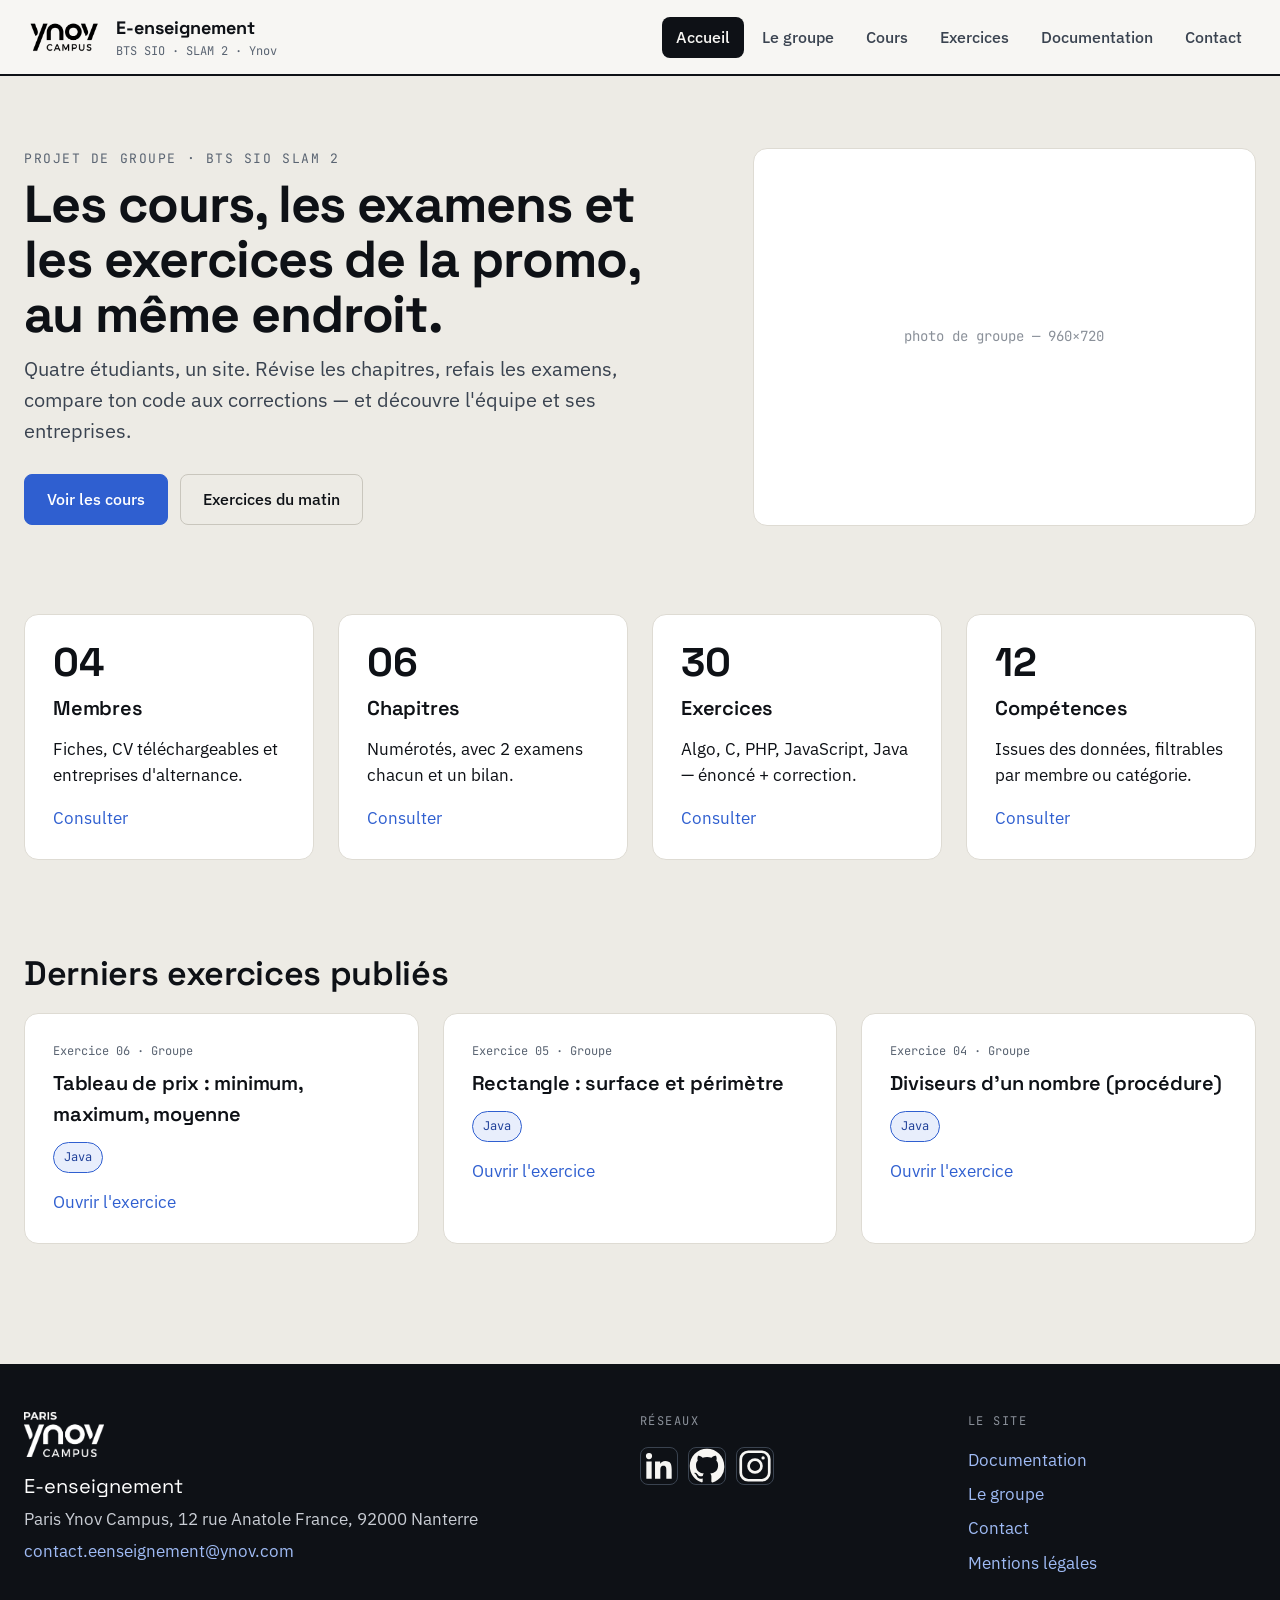
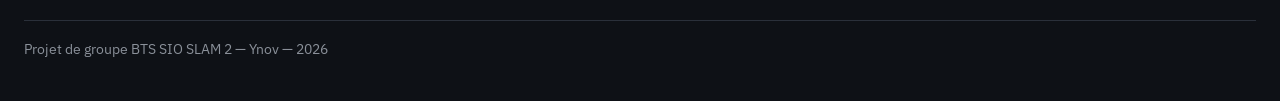
<file: index.html>
<!DOCTYPE html>
<html lang="fr">
<head>
<meta charset="utf-8">
<meta name="viewport" content="width=device-width, initial-scale=1">
<title>Accueil — __SITE_NOM__</title>
<meta name="description" content="Les cours, les examens et les exercices de la promo BTS SIO SLAM, au meme endroit.">
<link rel="preconnect" href="https://fonts.googleapis.com">
<link rel="preconnect" href="https://fonts.gstatic.com" crossorigin>
<link href="https://fonts.googleapis.com/css2?family=Space+Grotesk:wght@400;500;600;700&family=IBM+Plex+Sans:wght@400;500;600&family=JetBrains+Mono:wght@400;500&display=swap" rel="stylesheet">
<link rel="stylesheet" href="assets/css/style.css">
</head>
<body>

<a class="evitement" href="#contenu">Aller au contenu</a>

<header class="entete">
  <div class="conteneur entete__barre">
    <a class="logo" href="index.html">
      <!-- <span class="logo__marque">E<span class="logo__slash">/</span></span> -->
      <img src="assets/img/logo_ynov_campus_rvb.png" style="width: 80px;">
      <span class="logo__texte">
        <strong data-site="nom"></strong>
        <small>BTS SIO · SLAM 2 · Ynov</small>
      </span>
    </a>

    <button class="burger" type="button" aria-expanded="false" aria-controls="navigation" aria-label="Ouvrir le menu">
      <span></span><span></span><span></span>
    </button>

    <nav class="nav" id="navigation" aria-label="Navigation principale">
      <ul>
        <li><a href="index.html" class="actif" aria-current="page">Accueil</a></li>
        <li><a href="groupe.html">Le groupe</a></li>
        <li><a href="cours.html">Cours</a></li>
        <li><a href="exercices.html">Exercices</a></li>
        <li><a href="documentation.html">Documentation</a></li>
        <li><a href="contact.html">Contact</a></li>
      </ul>
    </nav>
  </div>
</header>

<main id="contenu">

<section class="hero">
  <div class="conteneur hero__grille">
    <div>
      <p class="surtitre">Projet de groupe · BTS SIO SLAM 2</p>
      <h1>Les cours, les examens et les exercices de la promo, au même endroit.</h1>
      <p class="intro">
        Quatre étudiants, un site. Révise les chapitres, refais les examens,
        compare ton code aux corrections — et découvre l'équipe et ses entreprises.
      </p>
      <div class="hero__actions">
        <a class="bouton" href="cours.html">Voir les cours</a>
        <a class="bouton bouton--secondaire" href="exercices.html">Exercices du matin</a>
      </div>
    </div>
    <div class="hero__visuel">photo de groupe — 960×720</div>
  </div>
</section>

<section class="section--serre">
  <div class="conteneur grille grille--4" id="chiffres">
    <!-- rempli en JS -->
  </div>
</section>

<section class="section">
  <div class="conteneur">
    <h2>Derniers exercices publiés</h2>
    <div id="derniers-exercices" class="grille grille--3">
      <!-- rempli en JS -->
    </div>
  </div>
</section>

</main>

<footer class="pied">
  <div class="conteneur pied__grille">

    <div>
      <!-- <span class="logo__marque logo__marque--clair">E<span class="logo__slash">/</span></span> -->
      <img src="assets/img/171be2a682f9-logo_ynov_campus_paris_white.png" style="width: 80px;" alt="">
      <p class="pied__nom" data-site="nom"></p>
      <p class="pied__adresse" data-site="adresse"></p>
      <p><a href="#" data-site="mail"></a></p>
    </div>

    <div>
      <p class="pied__titre">Réseaux</p>
      <ul class="reseaux">
        <li><a href="https://www.linkedin.com/school/ynov-paris/" data-site="linkedin" target="_blank" rel="noopener noreferrer" aria-label="LinkedIn">
          <img src="assets/img/linkedin-svgrepo-com.svg" style="width: 80px;">
        </a></li>
        <li><a href="https://github.com/misclalawens2021-beep/site-enseignement" data-site="github" target="_blank" rel="noopener noreferrer" aria-label="GitHub">
          <img src="assets/img/github-142-svgrepo-com.svg" style="width: 80px;">
        </a></li>
        <li><a href="https://www.instagram.com/ynovparis/" data-site="instagram" target="_blank" rel="noopener noreferrer" aria-label="Instagram">
          <img src="assets/img/instagram-svgrepo-com.svg" style="width: 80px;">
        </a></li>
      </ul>
    </div>

    <div>
      <p class="pied__titre">Le site</p>
      <ul class="pied__liens">
        <li><a href="documentation.html">Documentation</a></li>
        <li><a href="groupe.html">Le groupe</a></li>
        <li><a href="contact.html">Contact</a></li>
        <li><a href="mentions.html">Mentions légales</a></li>
      </ul>
    </div>

  </div>
  <div class="conteneur pied__bas">
    <p>Projet de groupe BTS SIO SLAM 2 — Ynov — <span id="annee"></span></p>
  </div>
</footer>

<script src="assets/js/commun.js"></script>
<script src="assets/js/index.js"></script>
</body>
</html>
</file>
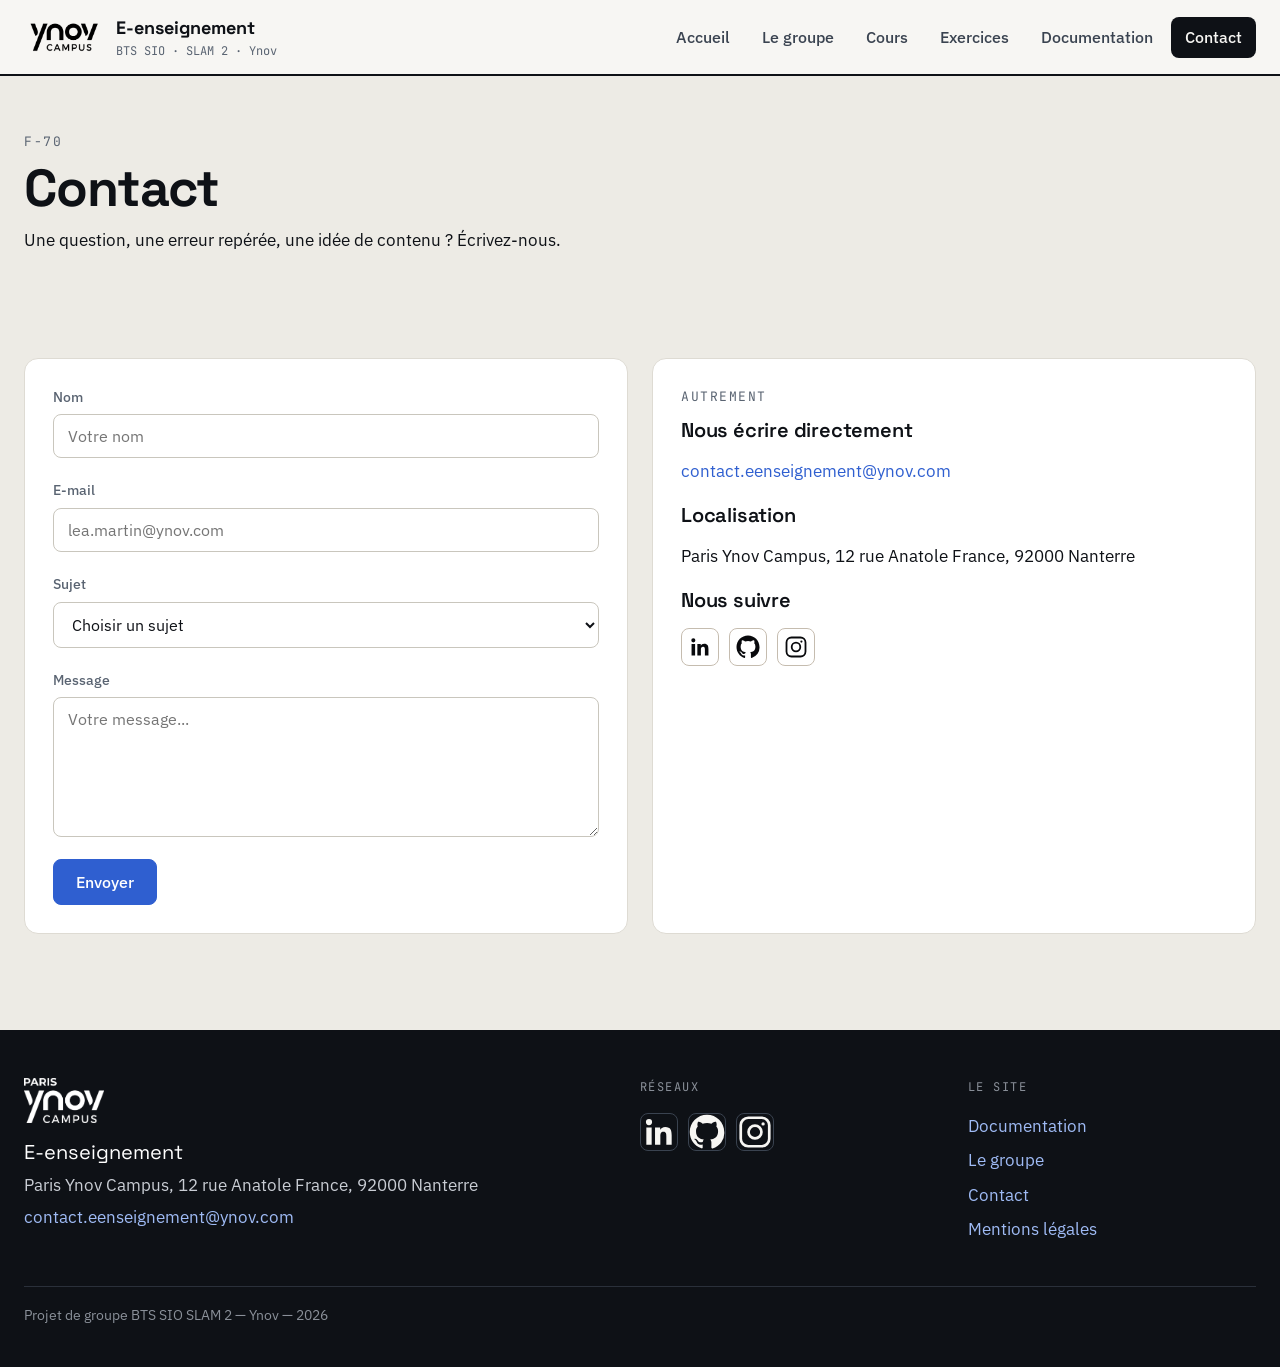
<file: contact.html>
<!DOCTYPE html>
<html lang="fr">
<head>
<meta charset="utf-8">
<meta name="viewport" content="width=device-width, initial-scale=1">
<title>Contact — __SITE_NOM__</title>
<meta name="description" content="Les cours, les examens et les exercices de la promo BTS SIO SLAM, au meme endroit.">
<link rel="preconnect" href="https://fonts.googleapis.com">
<link rel="preconnect" href="https://fonts.gstatic.com" crossorigin>
<link href="https://fonts.googleapis.com/css2?family=Space+Grotesk:wght@400;500;600;700&family=IBM+Plex+Sans:wght@400;500;600&family=JetBrains+Mono:wght@400;500&display=swap" rel="stylesheet">
<link rel="stylesheet" href="assets/css/style.css">
</head>
<body>

<a class="evitement" href="#contenu">Aller au contenu</a>

<header class="entete">
  <div class="conteneur entete__barre">
    <a class="logo" href="index.html">
      <!-- <span class="logo__marque">E<span class="logo__slash">/</span></span> -->
      <img src="assets/img/logo_ynov_campus_rvb.png" style="width: 80px;">
      <span class="logo__texte">
        <strong data-site="nom"></strong>
        <small>BTS SIO · SLAM 2 · Ynov</small>
      </span>
    </a>

    <button class="burger" type="button" aria-expanded="false" aria-controls="navigation" aria-label="Ouvrir le menu">
      <span></span><span></span><span></span>
    </button>

    <nav class="nav" id="navigation" aria-label="Navigation principale">
      <ul>
        <li><a href="index.html">Accueil</a></li>
        <li><a href="groupe.html">Le groupe</a></li>
        <li><a href="cours.html">Cours</a></li>
        <li><a href="exercices.html">Exercices</a></li>
        <li><a href="documentation.html">Documentation</a></li>
        <li><a href="contact.html" class="actif" aria-current="page">Contact</a></li>
      </ul>
    </nav>
  </div>
</header>

<main id="contenu">

<section class="section">
  <div class="conteneur">
    <p class="surtitre">F-70</p>
    <h1>Contact</h1>
    <p class="intro">Une question, une erreur repérée, une idée de contenu ? Écrivez-nous.</p>
  </div>
</section>

<section class="section--serre">
  <div class="conteneur grille grille--2">

    <div class="carte">
      <p class="alerte alerte--valide" id="message-succes" hidden>Merci, votre message a bien été enregistré. Nous répondons sous 48 h.</p>

      <form id="form-contact" novalidate>
        <div class="champ champ--large" style="margin-bottom:16px;">
          <label for="nom">Nom</label>
          <input type="text" id="nom" name="nom" placeholder="Votre nom" required>
          <span class="erreur" id="erreur-nom"></span>
        </div>

        <div class="champ champ--large" style="margin-bottom:16px;">
          <label for="email">E-mail</label>
          <input type="email" id="email" name="email" placeholder="lea.martin@ynov.com" required>
          <span class="erreur" id="erreur-email"></span>
        </div>

        <div class="champ champ--large" style="margin-bottom:16px;">
          <label for="sujet">Sujet</label>
          <select id="sujet" name="sujet" required>
            <option value="">Choisir un sujet</option>
            <option value="Question sur un cours">Question sur un cours</option>
            <option value="Signaler une erreur">Signaler une erreur</option>
            <option value="Proposition de contenu">Proposition de contenu</option>
            <option value="Autre">Autre</option>
          </select>
          <span class="erreur" id="erreur-sujet"></span>
        </div>

        <div class="champ champ--large" style="margin-bottom:16px;">
          <label for="message">Message</label>
          <textarea id="message" name="message" placeholder="Votre message..." required></textarea>
          <span class="erreur" id="erreur-message"></span>
        </div>

        <button class="bouton" type="submit">Envoyer</button>
      </form>
    </div>

    <div class="carte">
      <p class="surtitre">Autrement</p>
      <h4>Nous écrire directement</h4>
      <p><a href="#" data-site="mail"></a></p>
      <h4>Localisation</h4>
      <p data-site="adresse"></p>
      <h4>Nous suivre</h4>
      <ul class="reseaux" style="filter:invert(1);">
        <li><a href="#" data-site="linkedin" target="_blank" rel="noopener noreferrer">
          <img src="assets/img/linkedin-svgrepo-com.svg">
        </a></li>
        <li><a href="#" data-site="github" target="_blank" rel="noopener noreferrer">
          <img src="assets/img/github-142-svgrepo-com.svg">
        </a></li>
        <li><a href="#" data-site="instagram" target="_blank" rel="noopener noreferrer">
          <img src="assets/img/instagram-svgrepo-com.svg">
        </a></li>
      </ul>
    </div>

  </div>
</section>

</main>

<footer class="pied">
  <div class="conteneur pied__grille">
    <div>
      <!-- <span class="logo__marque logo__marque--clair">E<span class="logo__slash">/</span></span> -->
       <img src="assets/img/171be2a682f9-logo_ynov_campus_paris_white.png" style="width: 80px;" alt="">
      <p class="pied__nom" data-site="nom"></p>
      <p class="pied__adresse" data-site="adresse"></p>
      <p><a href="#" data-site="mail"></a></p>
    </div>
    <div>
      <p class="pied__titre">Réseaux</p>
      <ul class="reseaux">
        <li><a href="#" data-site="linkedin" target="_blank" rel="noopener noreferrer" aria-label="LinkedIn">
          <img src="assets/img/linkedin-svgrepo-com.svg" style="width: 80px;">
        </a></li>
        <li><a href="#" data-site="github" target="_blank" rel="noopener noreferrer" aria-label="GitHub">
          <img src="assets/img/github-142-svgrepo-com.svg" style="width: 80px;">
        </a></li>
        <li><a href="#" data-site="instagram" target="_blank" rel="noopener noreferrer" aria-label="Instagram">
          <img src="assets/img/instagram-svgrepo-com.svg" style="width: 80px;">
        </a></li>
      </ul>
    </div>
    <div>
      <p class="pied__titre">Le site</p>
      <ul class="pied__liens">
        <li><a href="documentation.html">Documentation</a></li>
        <li><a href="groupe.html">Le groupe</a></li>
        <li><a href="contact.html">Contact</a></li>
        <li><a href="mentions.html">Mentions légales</a></li>
      </ul>
    </div>
  </div>
  <div class="conteneur pied__bas">
    <p>Projet de groupe BTS SIO SLAM 2 — Ynov — <span id="annee"></span></p>
  </div>
</footer>

<script src="assets/js/commun.js"></script>
<script src="assets/js/contact.js"></script>
</body>
</html>
</file>
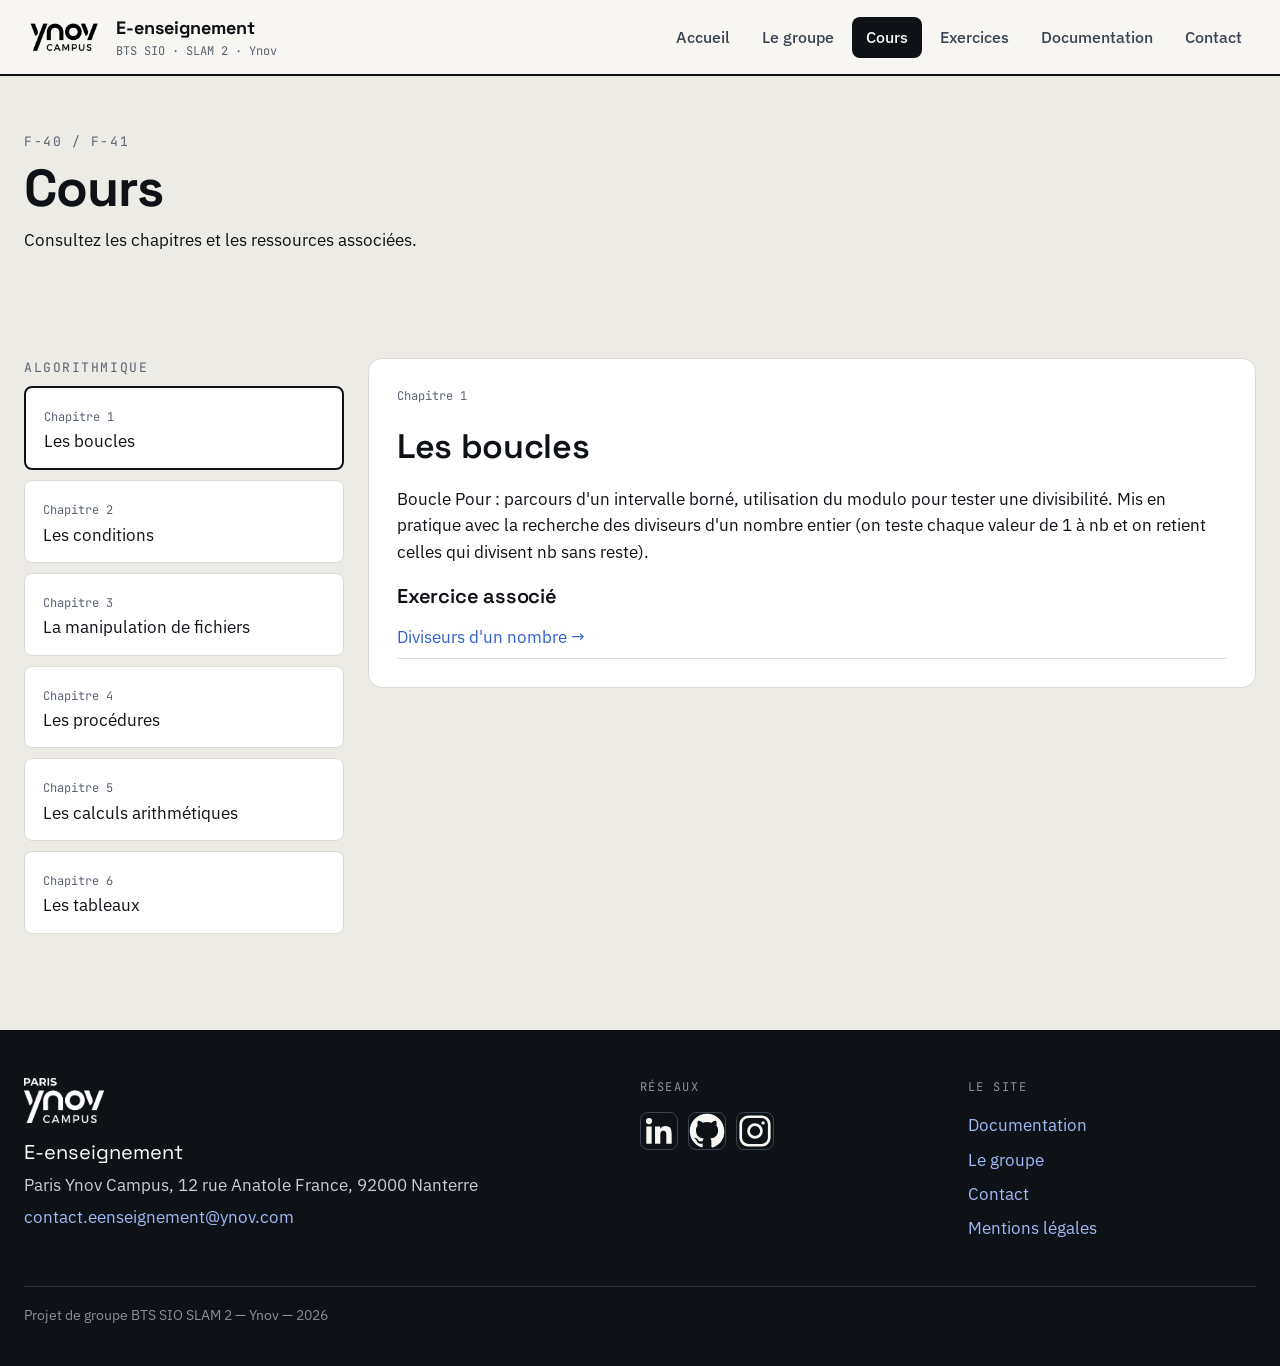
<file: cours.html>
<!DOCTYPE html>
<html lang="fr">
<head>
<meta charset="utf-8">
<meta name="viewport" content="width=device-width, initial-scale=1">
<title>Cours — __SITE_NOM__</title>
<meta name="description" content="Les cours, les examens et les exercices de la promo BTS SIO SLAM, au meme endroit.">
<link rel="preconnect" href="https://fonts.googleapis.com">
<link rel="preconnect" href="https://fonts.gstatic.com" crossorigin>
<link href="https://fonts.googleapis.com/css2?family=Space+Grotesk:wght@400;500;600;700&family=IBM+Plex+Sans:wght@400;500;600&family=JetBrains+Mono:wght@400;500&display=swap" rel="stylesheet">
<link rel="stylesheet" href="assets/css/style.css">
</head>
<body>

<a class="evitement" href="#contenu">Aller au contenu</a>

<header class="entete">
  <div class="conteneur entete__barre">
    <a class="logo" href="index.html">
      <!-- <span class="logo__marque">E<span class="logo__slash">/</span></span> -->
      <img src="assets/img/logo_ynov_campus_rvb.png" style="width: 80px;">
      <span class="logo__texte">
        <strong data-site="nom"></strong>
        <small>BTS SIO · SLAM 2 · Ynov</small>
      </span>
    </a>

    <button class="burger" type="button" aria-expanded="false" aria-controls="navigation" aria-label="Ouvrir le menu">
      <span></span><span></span><span></span>
    </button>

    <nav class="nav" id="navigation" aria-label="Navigation principale">
      <ul>
        <li><a href="index.html">Accueil</a></li>
        <li><a href="groupe.html">Le groupe</a></li>
        <li><a href="cours.html" class="actif" aria-current="page">Cours</a></li>
        <li><a href="exercices.html">Exercices</a></li>
        <li><a href="documentation.html">Documentation</a></li>
        <li><a href="contact.html">Contact</a></li>
      </ul>
    </nav>
  </div>
</header>

<main id="contenu">

<section class="section">
  <div class="conteneur">
    <p class="surtitre">F-40 / F-41</p>
    <h1>Cours</h1>
    <p class="intro">Consultez les chapitres et les ressources associées.</p>
  </div>
</section>

<section class="section--serre">
  <div class="conteneur grille grille--cours">
    <aside>
      <p class="surtitre" id="titre-cours">Chapitres</p>
      <ul class="chapitre__liste" id="liste-chapitres">
        <!-- rempli en JS -->
      </ul>
    </aside>
    <div id="detail-chapitre">
      <!-- rempli en JS -->
    </div>
  </div>
</section>

</main>

<footer class="pied">
  <div class="conteneur pied__grille">
    <div>
      <!-- <span class="logo__marque logo__marque--clair">E<span class="logo__slash">/</span></span> -->
       <img src="assets/img/171be2a682f9-logo_ynov_campus_paris_white.png" style="width:80px;" alt="">
      <p class="pied__nom" data-site="nom"></p>
      <p class="pied__adresse" data-site="adresse"></p>
      <p><a href="#" data-site="mail"></a></p>
    </div>
    <div>
      <p class="pied__titre">Réseaux</p>
      <ul class="reseaux">
        <li><a href="#" data-site="linkedin" target="_blank" rel="noopener noreferrer" aria-label="LinkedIn">
          <img src="assets/img/linkedin-svgrepo-com.svg" style="width: 80px;">
        </a></li>
        <li><a href="#" data-site="github" target="_blank" rel="noopener noreferrer" aria-label="GitHub">
          <img src="assets/img/github-142-svgrepo-com.svg" style="width: 80px;">
        </a></li>
        <li><a href="#" data-site="instagram" target="_blank" rel="noopener noreferrer" aria-label="Instagram">
          <img src="assets/img/instagram-svgrepo-com.svg" style="width: 80px;">
        </a></li>
      </ul>
    </div>
    <div>
      <p class="pied__titre">Le site</p>
      <ul class="pied__liens">
        <li><a href="documentation.html">Documentation</a></li>
        <li><a href="groupe.html">Le groupe</a></li>
        <li><a href="contact.html">Contact</a></li>
        <li><a href="mentions.html">Mentions légales</a></li>
      </ul>
    </div>
  </div>
  <div class="conteneur pied__bas">
    <p>Projet de groupe BTS SIO SLAM 2 — Ynov — <span id="annee"></span></p>
  </div>
</footer>

<script src="assets/js/commun.js"></script>
<script src="assets/js/cours.js"></script>
</body>
</html>
</file>
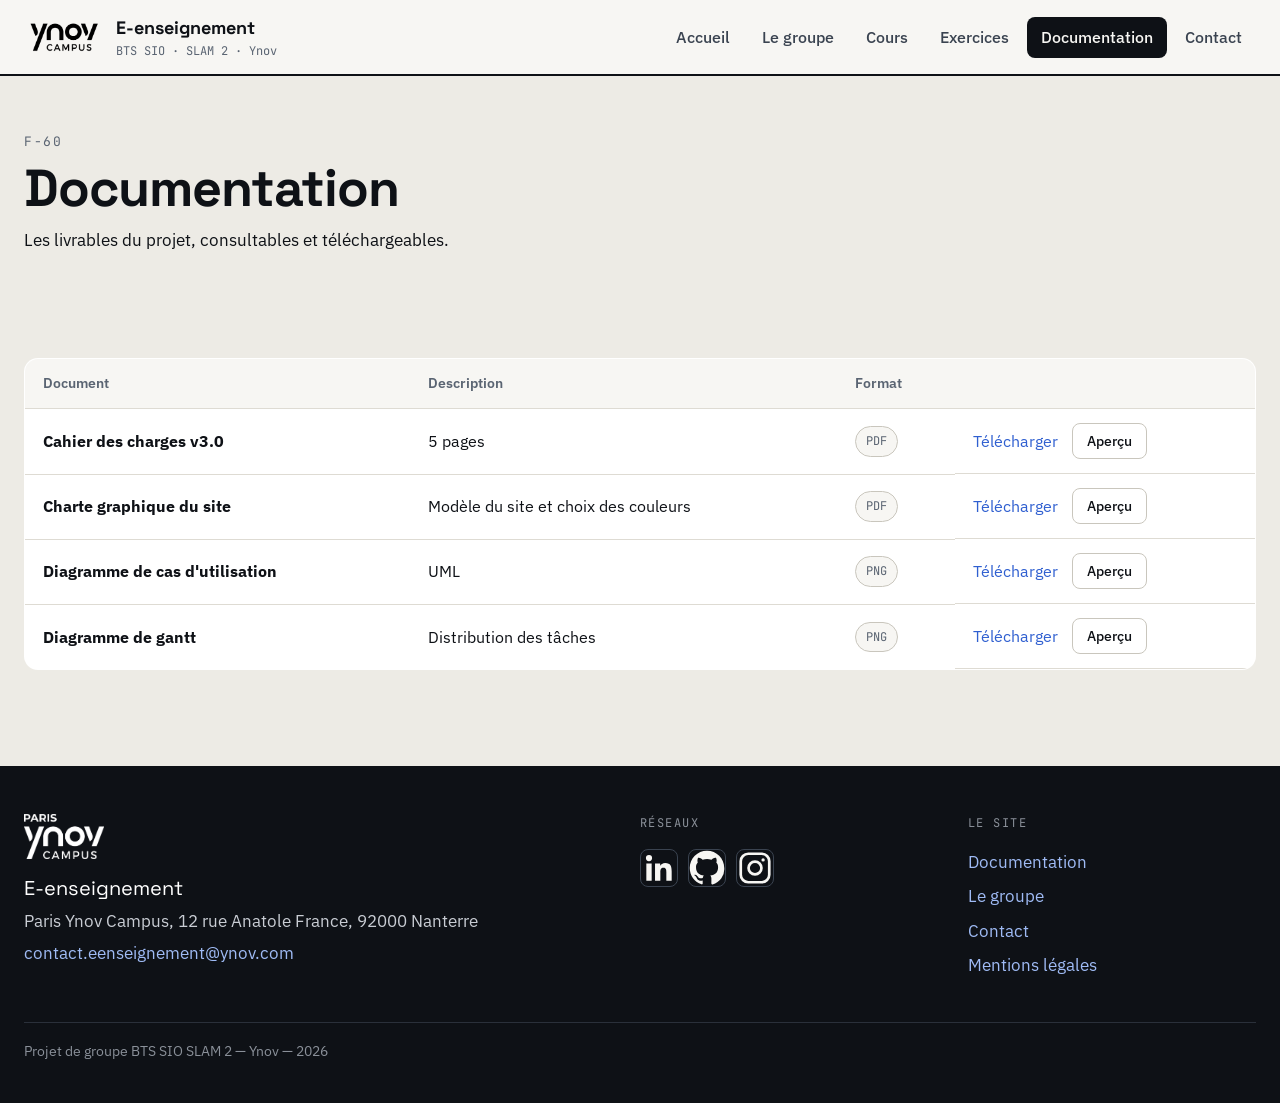
<file: documentation.html>
<!DOCTYPE html>
<html lang="fr">
<head>
<meta charset="utf-8">
<meta name="viewport" content="width=device-width, initial-scale=1">
<title>Documentation — __SITE_NOM__</title>
<meta name="description" content="Les cours, les examens et les exercices de la promo BTS SIO SLAM, au meme endroit.">
<link rel="preconnect" href="https://fonts.googleapis.com">
<link rel="preconnect" href="https://fonts.gstatic.com" crossorigin>
<link href="https://fonts.googleapis.com/css2?family=Space+Grotesk:wght@400;500;600;700&family=IBM+Plex+Sans:wght@400;500;600&family=JetBrains+Mono:wght@400;500&display=swap" rel="stylesheet">
<link rel="stylesheet" href="assets/css/style.css">
</head>
<body>

<a class="evitement" href="#contenu">Aller au contenu</a>

<header class="entete">
  <div class="conteneur entete__barre">
    <a class="logo" href="index.html">
      <!-- <span class="logo__marque">E<span class="logo__slash">/</span></span> -->
      <img src="assets/img/logo_ynov_campus_rvb.png" style="width: 80px;">
      <span class="logo__texte">
        <strong data-site="nom"></strong>
        <small>BTS SIO · SLAM 2 · Ynov</small>
      </span>
    </a>

    <button class="burger" type="button" aria-expanded="false" aria-controls="navigation" aria-label="Ouvrir le menu">
      <span></span><span></span><span></span>
    </button>

    <nav class="nav" id="navigation" aria-label="Navigation principale">
      <ul>
        <li><a href="index.html">Accueil</a></li>
        <li><a href="groupe.html">Le groupe</a></li>
        <li><a href="cours.html">Cours</a></li>
        <li><a href="exercices.html">Exercices</a></li>
        <li><a href="documentation.html" class="actif" aria-current="page">Documentation</a></li>
        <li><a href="contact.html">Contact</a></li>
      </ul>
    </nav>
  </div>
</header>

<main id="contenu">

<section class="section">
  <div class="conteneur">
    <p class="surtitre">F-60</p>
    <h1>Documentation</h1>
    <p class="intro">Les livrables du projet, consultables et téléchargeables.</p>
  </div>
</section>

<section class="section--serre">
  <div class="conteneur" id="zone-documents">
    <!-- rempli en JS -->
  </div>
</section>

</main>

<footer class="pied">
  <div class="conteneur pied__grille">
    <div>
      <!-- <span class="logo__marque logo__marque--clair">E<span class="logo__slash">/</span></span> -->
       <img src="assets/img/171be2a682f9-logo_ynov_campus_paris_white.png" style="width: 80px;" alt="">
      <p class="pied__nom" data-site="nom"></p>
      <p class="pied__adresse" data-site="adresse"></p>
      <p><a href="#" data-site="mail"></a></p>
    </div>
    <div>
      <p class="pied__titre">Réseaux</p>
      <ul class="reseaux">
        <li><a href="#" data-site="linkedin" target="_blank" rel="noopener noreferrer" aria-label="LinkedIn">
          <img src="assets/img/linkedin-svgrepo-com.svg" style="width: 80px;">
        </a></li>
        <li><a href="#" data-site="github" target="_blank" rel="noopener noreferrer" aria-label="GitHub">
          <img src="assets/img/github-142-svgrepo-com.svg" style="width: 80px;">
        </a></li>
        <li><a href="#" data-site="instagram" target="_blank" rel="noopener noreferrer" aria-label="Instagram">
          <img src="assets/img/instagram-svgrepo-com.svg" style="width: 80px;">
        </a></li>
      </ul>
    </div>
    <div>
      <p class="pied__titre">Le site</p>
      <ul class="pied__liens">
        <li><a href="documentation.html">Documentation</a></li>
        <li><a href="groupe.html">Le groupe</a></li>
        <li><a href="contact.html">Contact</a></li>
        <li><a href="mentions.html">Mentions légales</a></li>
      </ul>
    </div>
  </div>
  <div class="conteneur pied__bas">
    <p>Projet de groupe BTS SIO SLAM 2 — Ynov — <span id="annee"></span></p>
  </div>
</footer>

<script src="assets/js/commun.js"></script>
<script src="assets/js/documentation.js"></script>
</body>
</html>
</file>
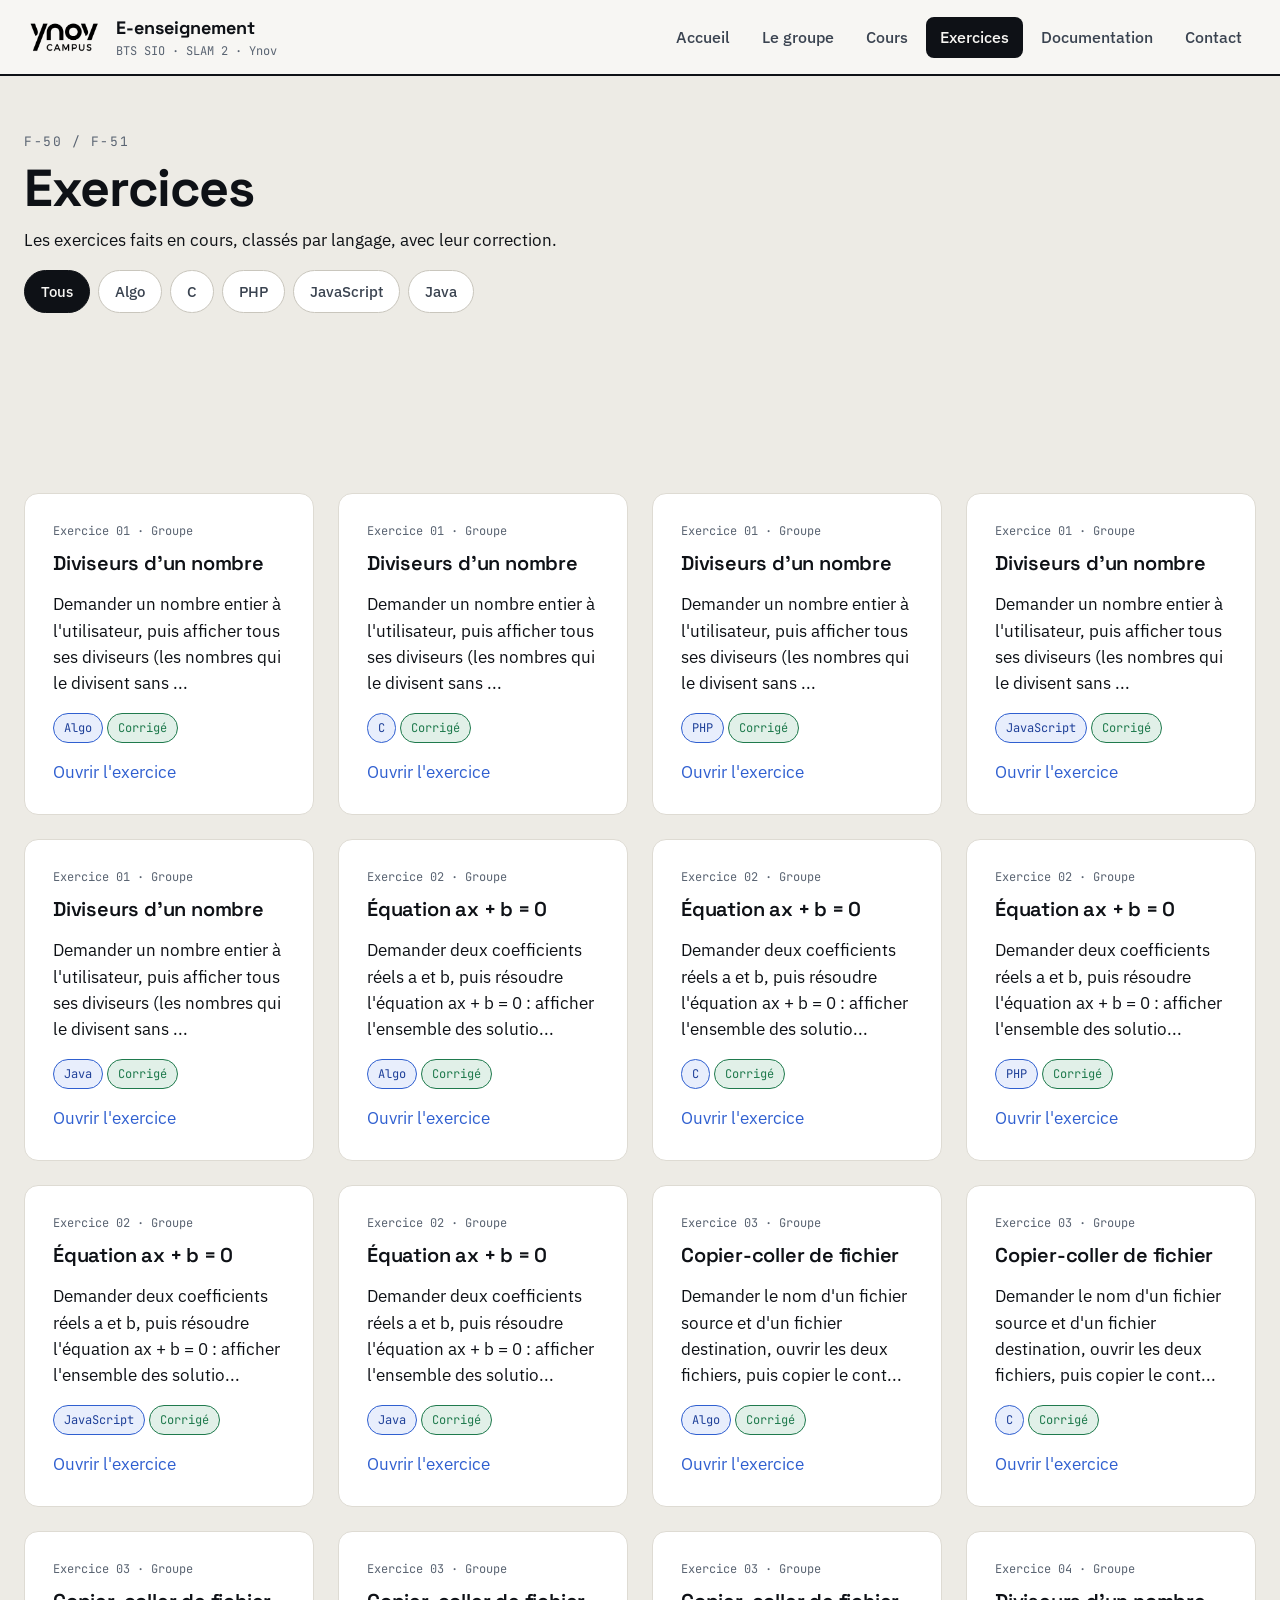
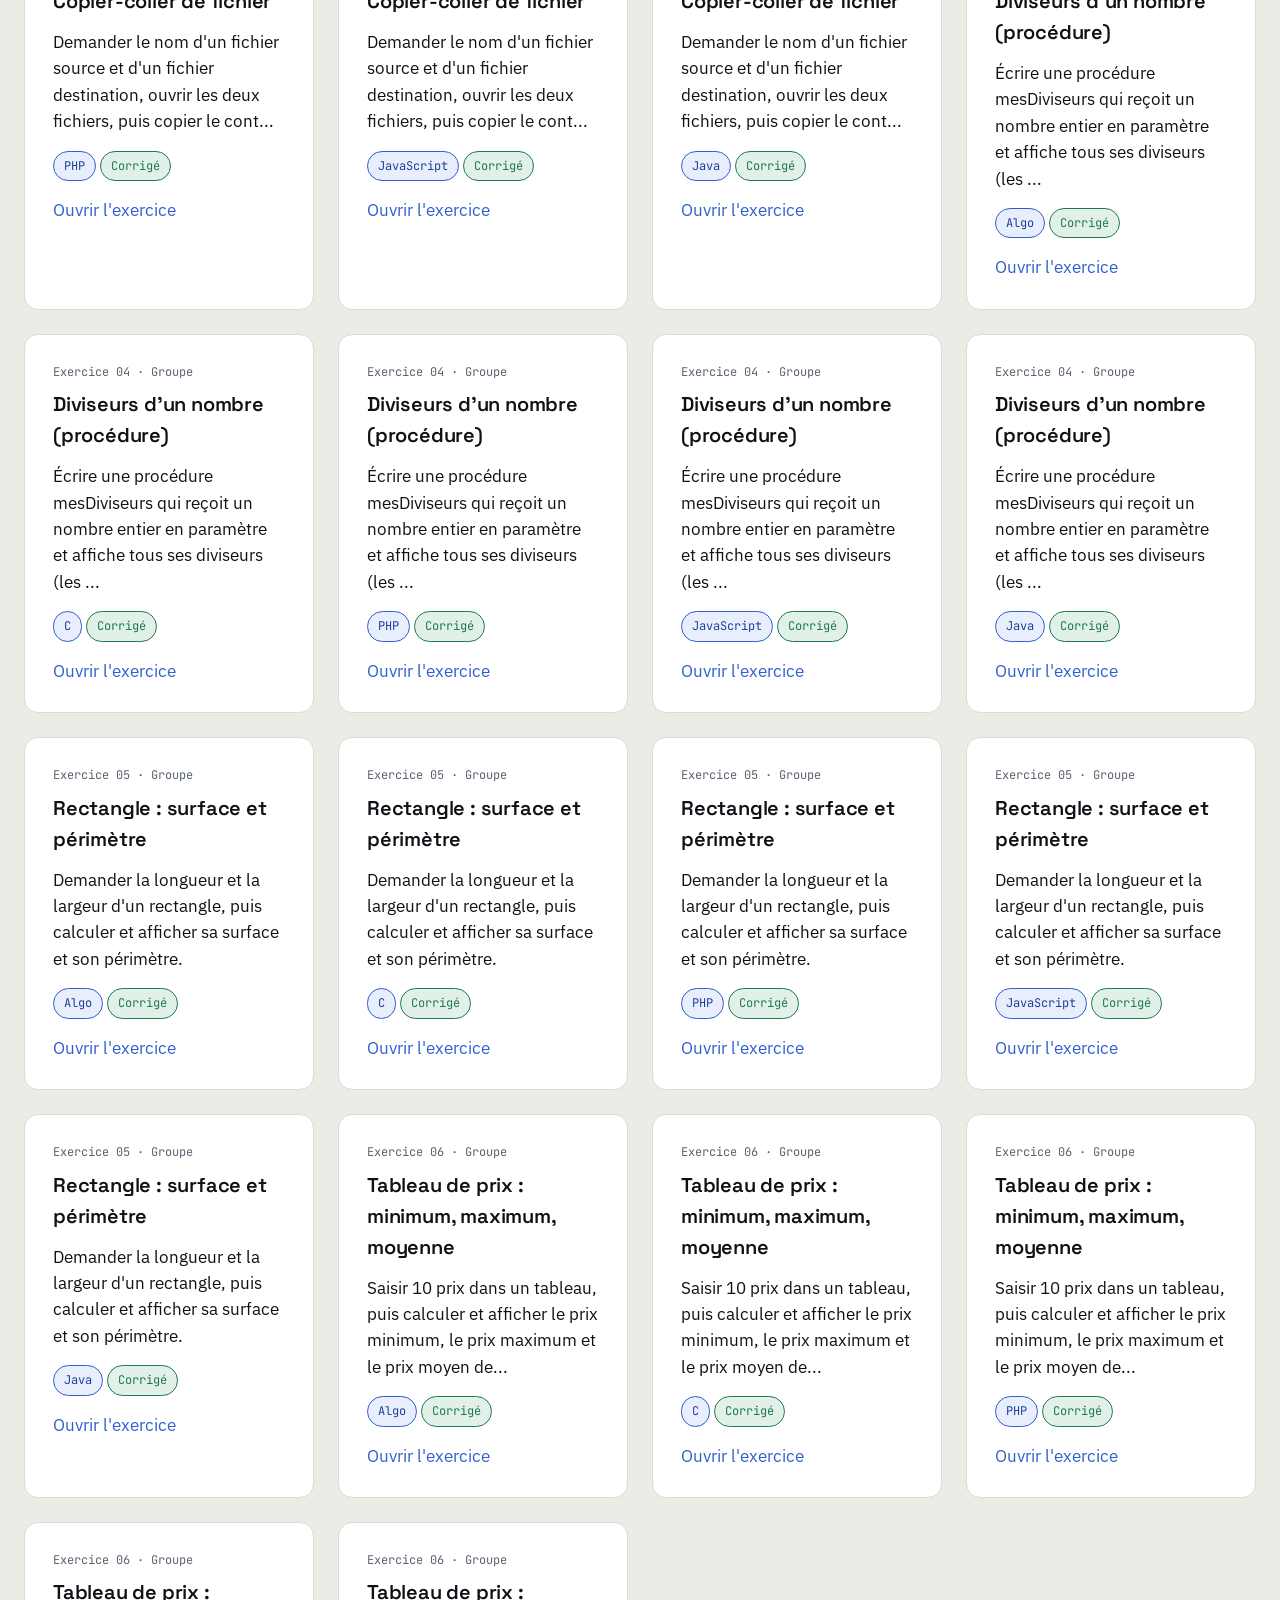
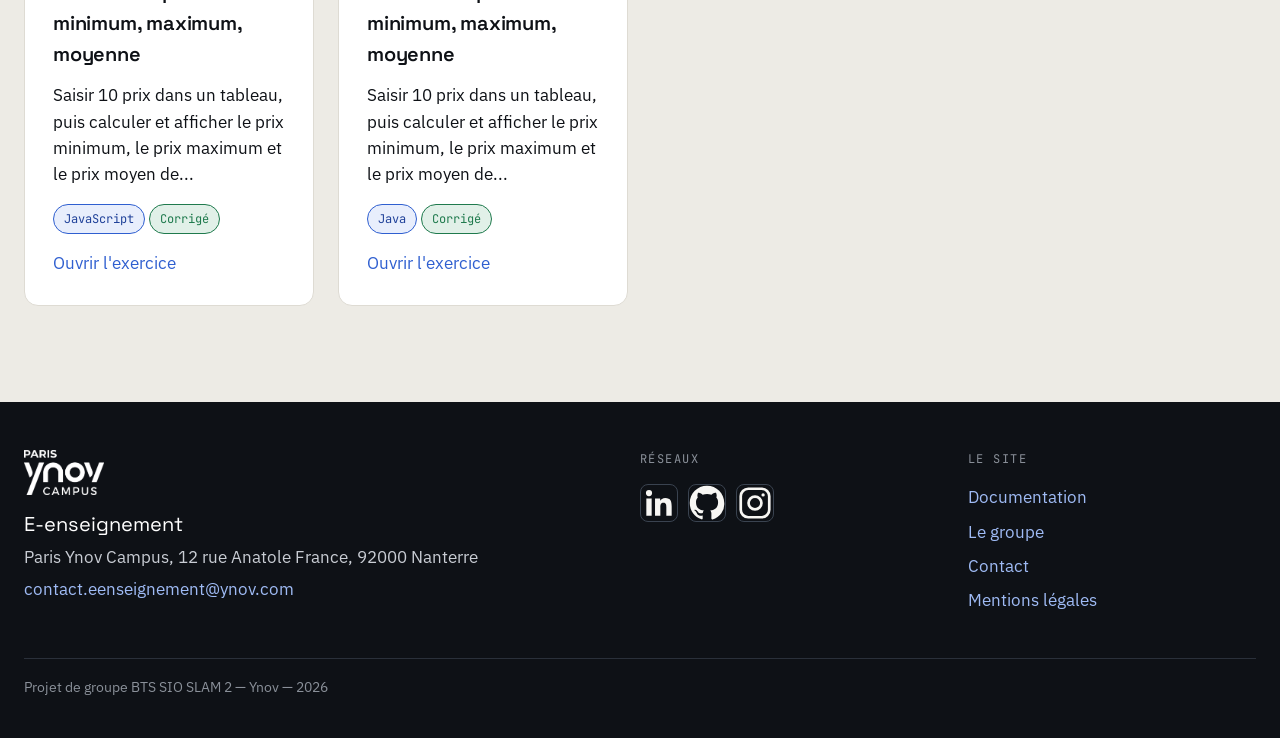
<file: exercices.html>
<!DOCTYPE html>
<html lang="fr">
<head>
<meta charset="utf-8">
<meta name="viewport" content="width=device-width, initial-scale=1">
<title>Exercices — __SITE_NOM__</title>
<meta name="description" content="Les cours, les examens et les exercices de la promo BTS SIO SLAM, au meme endroit.">
<link rel="preconnect" href="https://fonts.googleapis.com">
<link rel="preconnect" href="https://fonts.gstatic.com" crossorigin>
<link href="https://fonts.googleapis.com/css2?family=Space+Grotesk:wght@400;500;600;700&family=IBM+Plex+Sans:wght@400;500;600&family=JetBrains+Mono:wght@400;500&display=swap" rel="stylesheet">
<link rel="stylesheet" href="assets/css/style.css">
</head>
<body>

<a class="evitement" href="#contenu">Aller au contenu</a>

<header class="entete">
  <div class="conteneur entete__barre">
    <a class="logo" href="index.html">
      <!-- <span class="logo__marque">E<span class="logo__slash">/</span></span> -->
      <img src="assets/img/logo_ynov_campus_rvb.png" style="width: 80px;">
      <span class="logo__texte">
        <strong data-site="nom"></strong>
        <small>BTS SIO · SLAM 2 · Ynov</small>
      </span>
    </a>

    <button class="burger" type="button" aria-expanded="false" aria-controls="navigation" aria-label="Ouvrir le menu">
      <span></span><span></span><span></span>
    </button>

    <nav class="nav" id="navigation" aria-label="Navigation principale">
      <ul>
        <li><a href="index.html">Accueil</a></li>
        <li><a href="groupe.html">Le groupe</a></li>
        <li><a href="cours.html">Cours</a></li>
        <li><a href="exercices.html" class="actif" aria-current="page">Exercices</a></li>
        <li><a href="documentation.html">Documentation</a></li>
        <li><a href="contact.html">Contact</a></li>
      </ul>
    </nav>
  </div>
</header>

<main id="contenu">

<section class="section">
  <div class="conteneur">
    <p class="surtitre">F-50 / F-51</p>
    <h1>Exercices</h1>
    <p class="intro">Les exercices faits en cours, classés par langage, avec leur correction.</p>

    <nav class="onglets" id="onglets-langages" aria-label="Filtrer par langage">
      <!-- rempli en JS -->
    </nav>
  </div>
</section>

<section class="section--serre" id="zone-exercice-detail">
  <!-- rempli en JS si un exercice est selectionne -->
</section>

<section class="section--serre">
  <div class="conteneur grille grille--3" id="liste-exercices">
    <!-- rempli en JS -->
  </div>
</section>

</main>

<footer class="pied">
  <div class="conteneur pied__grille">
    <div>
      <!-- <span class="logo__marque logo__marque--clair">E<span class="logo__slash">/</span></span> -->
       <img src="assets/img/171be2a682f9-logo_ynov_campus_paris_white.png" style="width: 80px;" alt="">
      <p class="pied__nom" data-site="nom"></p>
      <p class="pied__adresse" data-site="adresse"></p>
      <p><a href="#" data-site="mail"></a></p>
    </div>
    <div>
      <p class="pied__titre">Réseaux</p>
      <ul class="reseaux">
        <li><a href="#" data-site="linkedin" target="_blank" rel="noopener noreferrer" aria-label="LinkedIn">
          <img src="assets/img/linkedin-svgrepo-com.svg" style="width: 80px;">
        </a></li>
        <li><a href="#" data-site="github" target="_blank" rel="noopener noreferrer" aria-label="GitHub">
          <img src="assets/img/github-142-svgrepo-com.svg" style="width: 80px;">
        </a></li>
        <li><a href="#" data-site="instagram" target="_blank" rel="noopener noreferrer" aria-label="Instagram">
          <img src="assets/img/instagram-svgrepo-com.svg" style="width: 80px;">
        </a></li>
      </ul>
    </div>
    <div>
      <p class="pied__titre">Le site</p>
      <ul class="pied__liens">
        <li><a href="documentation.html">Documentation</a></li>
        <li><a href="groupe.html">Le groupe</a></li>
        <li><a href="contact.html">Contact</a></li>
        <li><a href="mentions.html">Mentions légales</a></li>
      </ul>
    </div>
  </div>
  <div class="conteneur pied__bas">
    <p>Projet de groupe BTS SIO SLAM 2 — Ynov — <span id="annee"></span></p>
  </div>
</footer>

<script src="assets/js/commun.js"></script>
<script src="assets/js/exercices.js"></script>
</body>
</html>
</file>
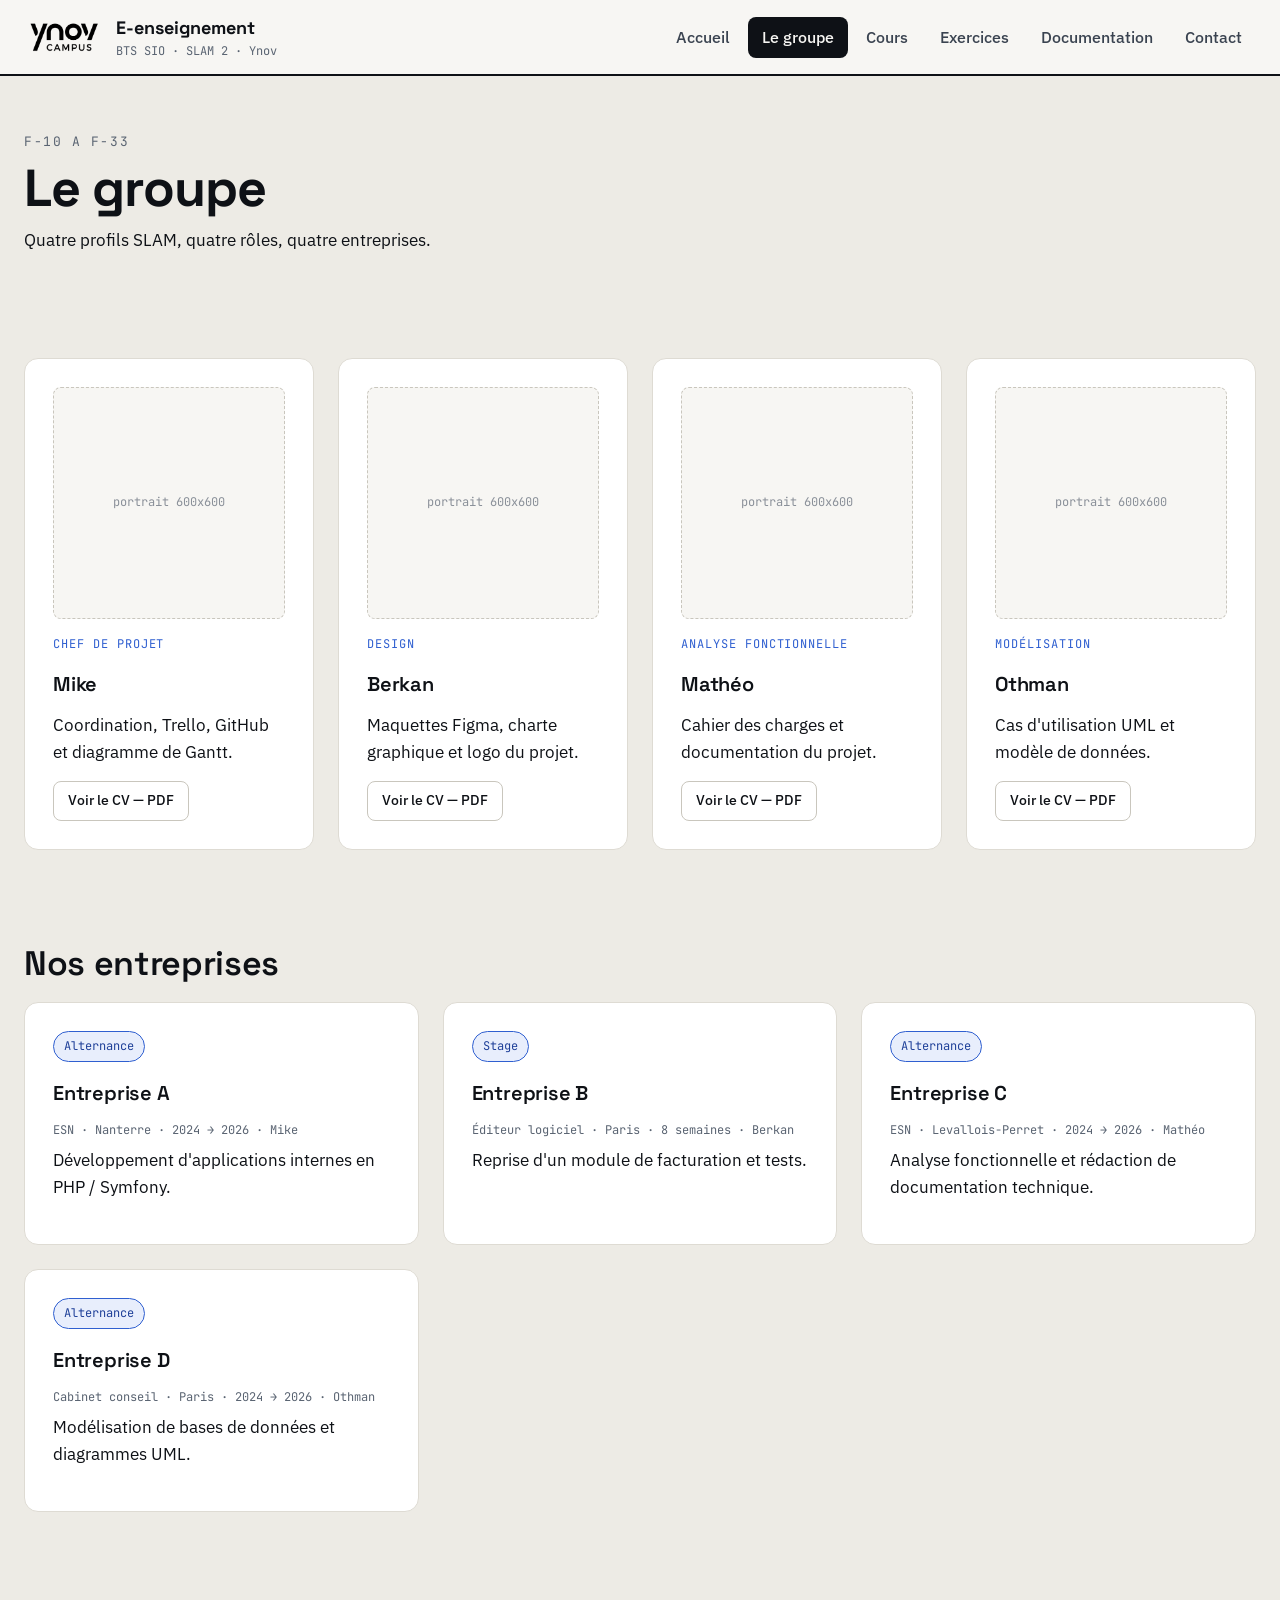
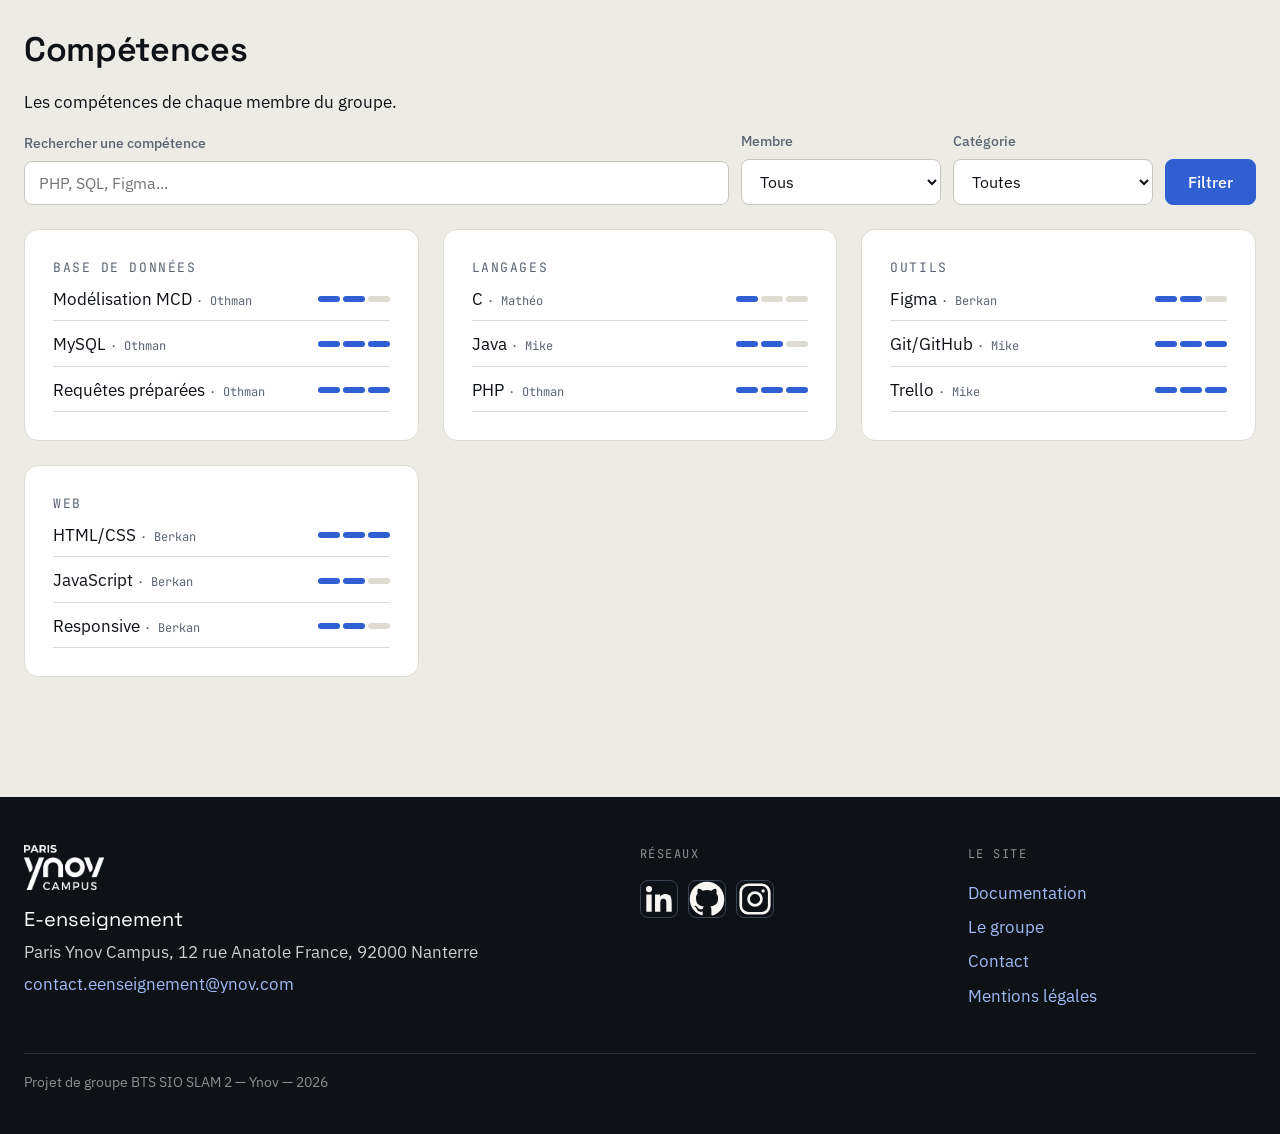
<file: groupe.html>
<!DOCTYPE html>
<html lang="fr">
<head>
<meta charset="utf-8">
<meta name="viewport" content="width=device-width, initial-scale=1">
<title>Le groupe — __SITE_NOM__</title>
<meta name="description" content="Les cours, les examens et les exercices de la promo BTS SIO SLAM, au meme endroit.">
<link rel="preconnect" href="https://fonts.googleapis.com">
<link rel="preconnect" href="https://fonts.gstatic.com" crossorigin>
<link href="https://fonts.googleapis.com/css2?family=Space+Grotesk:wght@400;500;600;700&family=IBM+Plex+Sans:wght@400;500;600&family=JetBrains+Mono:wght@400;500&display=swap" rel="stylesheet">
<link rel="stylesheet" href="assets/css/style.css">
</head>
<body>

<a class="evitement" href="#contenu">Aller au contenu</a>

<header class="entete">
  <div class="conteneur entete__barre">
    <a class="logo" href="index.html">
      <!-- <span class="logo__marque">E<span class="logo__slash">/</span></span> -->
      <img src="assets/img/logo_ynov_campus_rvb.png" style="width: 80px;">
      <span class="logo__texte">
        <strong data-site="nom"></strong>
        <small>BTS SIO · SLAM 2 · Ynov</small>
      </span>
    </a>

    <button class="burger" type="button" aria-expanded="false" aria-controls="navigation" aria-label="Ouvrir le menu">
      <span></span><span></span><span></span>
    </button>

    <nav class="nav" id="navigation" aria-label="Navigation principale">
      <ul>
        <li><a href="index.html">Accueil</a></li>
        <li><a href="groupe.html" class="actif" aria-current="page">Le groupe</a></li>
        <li><a href="cours.html">Cours</a></li>
        <li><a href="exercices.html">Exercices</a></li>
        <li><a href="documentation.html">Documentation</a></li>
        <li><a href="contact.html">Contact</a></li>
      </ul>
    </nav>
  </div>
</header>

<main id="contenu">

<section class="section">
  <div class="conteneur">
    <p class="surtitre">F-10 a F-33</p>
    <h1>Le groupe</h1>
    <p class="intro">Quatre profils SLAM, quatre rôles, quatre entreprises.</p>
  </div>
</section>

<section class="section--serre">
  <div class="conteneur grille grille--4" id="membres">
    <!-- rempli en JS -->
  </div>
</section>

<section class="section">
  <div class="conteneur">
    <h2>Nos entreprises</h2>
    <div class="grille grille--2" id="entreprises">
      <!-- rempli en JS -->
    </div>
  </div>
</section>

<section class="section" id="competences">
  <div class="conteneur">
    <h2>Compétences</h2>
    <p>Les compétences de chaque membre du groupe.</p>

    <form class="filtres" id="form-filtres">
      <div class="champ champ--large">
        <label for="q">Rechercher une compétence</label>
        <input type="search" id="q" name="q" placeholder="PHP, SQL, Figma...">
      </div>
      <div class="champ">
        <label for="membre">Membre</label>
        <select id="membre" name="membre">
          <option value="0">Tous</option>
        </select>
      </div>
      <div class="champ">
        <label for="categorie">Catégorie</label>
        <select id="categorie" name="categorie">
          <option value="0">Toutes</option>
        </select>
      </div>
      <div class="champ">
        <label>&nbsp;</label>
        <button class="bouton" type="submit">Filtrer</button>
      </div>
    </form>

    <div class="grille grille--2" id="competences-liste">
      <!-- rempli en JS -->
    </div>
  </div>
</section>

</main>

<footer class="pied">
  <div class="conteneur pied__grille">
    <div>
      <!-- <span class="logo__marque logo__marque--clair">E<span class="logo__slash">/</span></span> -->
      <img src="assets/img/171be2a682f9-logo_ynov_campus_paris_white.png" style="width: 80px;" alt="">
      <p class="pied__nom" data-site="nom"></p>
      <p class="pied__adresse" data-site="adresse"></p>
      <p><a href="#" data-site="mail"></a></p>
    </div>
    <div>
      <p class="pied__titre">Réseaux</p>
      <ul class="reseaux">
        <li><a href="#" data-site="linkedin" target="_blank" rel="noopener noreferrer" aria-label="LinkedIn">
          <img src="assets/img/linkedin-svgrepo-com.svg" style="width: 80px;">
        </a></li>
        <li><a href="#" data-site="github" target="_blank" rel="noopener noreferrer" aria-label="GitHub">
          <img src="assets/img/github-142-svgrepo-com.svg" style="width: 80px;">
        </a></li>
        <li><a href="#" data-site="instagram" target="_blank" rel="noopener noreferrer" aria-label="Instagram">
          <img src="assets/img/instagram-svgrepo-com.svg" style="width: 80px;">
        </a></li>
      </ul>
    </div>
    <div>
      <p class="pied__titre">Le site</p>
      <ul class="pied__liens">
        <li><a href="documentation.html">Documentation</a></li>
        <li><a href="groupe.html">Le groupe</a></li>
        <li><a href="contact.html">Contact</a></li>
        <li><a href="mentions.html">Mentions légales</a></li>
      </ul>
    </div>
  </div>
  <div class="conteneur pied__bas">
    <p>Projet de groupe BTS SIO SLAM 2 — Ynov — <span id="annee"></span></p>
  </div>
</footer>

<script src="assets/js/commun.js"></script>
<script src="assets/js/groupe.js"></script>
</body>
</html>
</file>
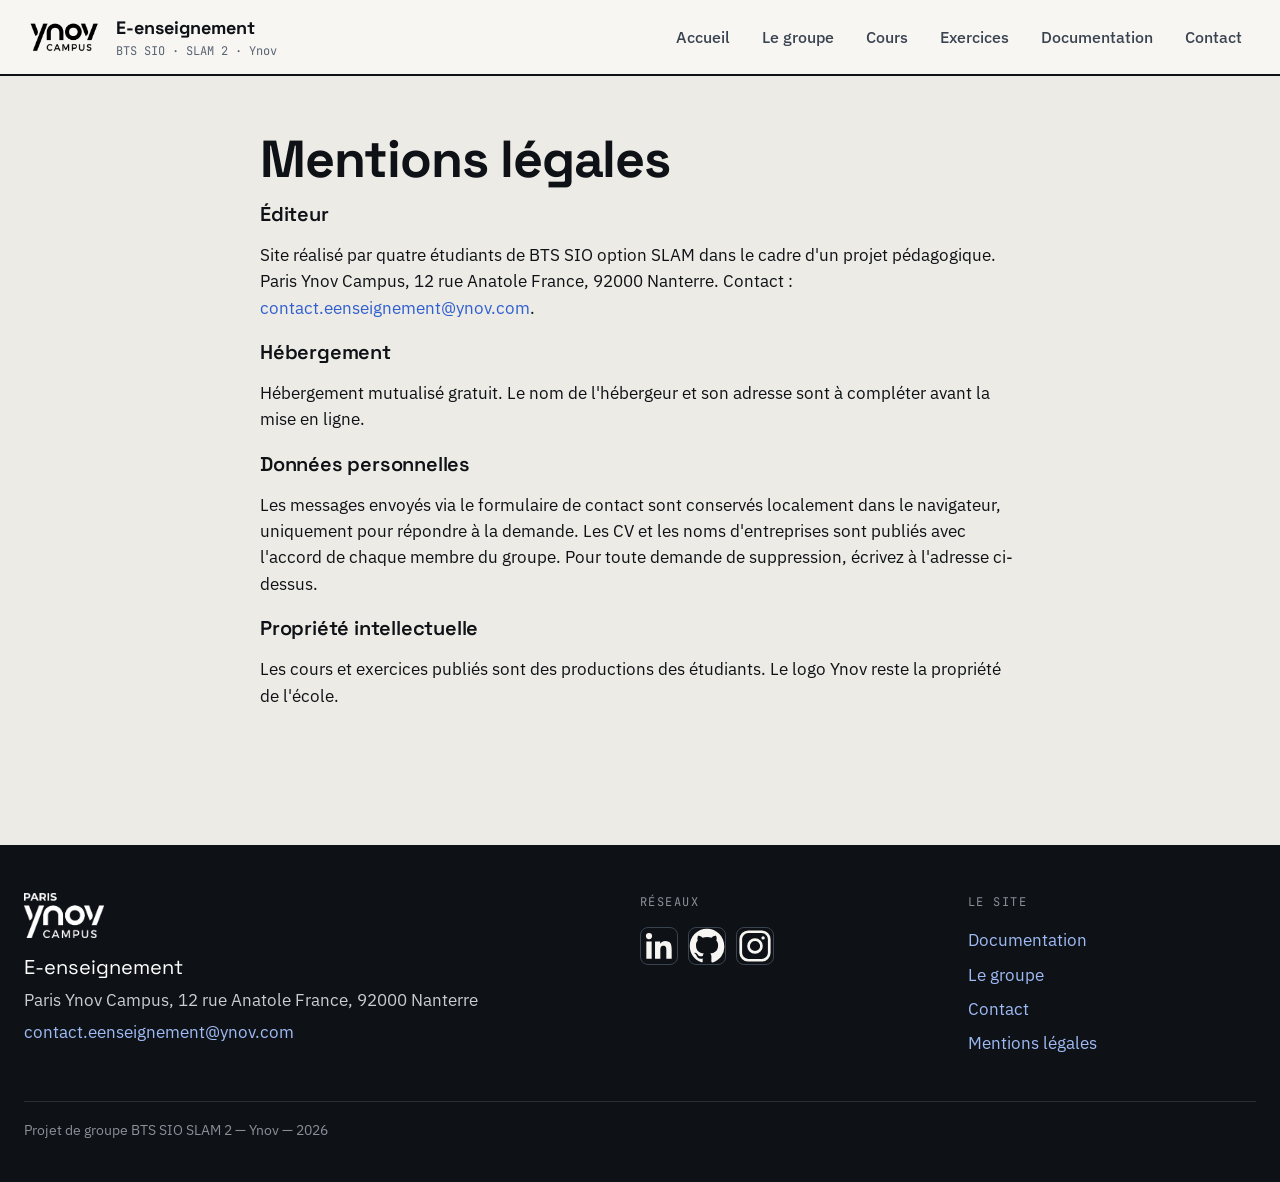
<file: mentions.html>
<!DOCTYPE html>
<html lang="fr">
<head>
<meta charset="utf-8">
<meta name="viewport" content="width=device-width, initial-scale=1">
<title>Mentions légales — __SITE_NOM__</title>
<meta name="description" content="Les cours, les examens et les exercices de la promo BTS SIO SLAM, au meme endroit.">
<link rel="preconnect" href="https://fonts.googleapis.com">
<link rel="preconnect" href="https://fonts.gstatic.com" crossorigin>
<link href="https://fonts.googleapis.com/css2?family=Space+Grotesk:wght@400;500;600;700&family=IBM+Plex+Sans:wght@400;500;600&family=JetBrains+Mono:wght@400;500&display=swap" rel="stylesheet">
<link rel="stylesheet" href="assets/css/style.css">
</head>
<body>

<a class="evitement" href="#contenu">Aller au contenu</a>

<header class="entete">
  <div class="conteneur entete__barre">
    <a class="logo" href="index.html">
      <!-- <span class="logo__marque">E<span class="logo__slash">/</span></span> -->
      <img src="assets/img/logo_ynov_campus_rvb.png" style="width: 80px;">
      <span class="logo__texte">
        <strong data-site="nom"></strong>
        <small>BTS SIO · SLAM 2 · Ynov</small>
      </span>
    </a>

    <button class="burger" type="button" aria-expanded="false" aria-controls="navigation" aria-label="Ouvrir le menu">
      <span></span><span></span><span></span>
    </button>

    <nav class="nav" id="navigation" aria-label="Navigation principale">
      <ul>
        <li><a href="index.html">Accueil</a></li>
        <li><a href="groupe.html">Le groupe</a></li>
        <li><a href="cours.html">Cours</a></li>
        <li><a href="exercices.html">Exercices</a></li>
        <li><a href="documentation.html">Documentation</a></li>
        <li><a href="contact.html">Contact</a></li>
      </ul>
    </nav>
  </div>
</header>

<main id="contenu">
<section class="section">
  <div class="conteneur" style="max-width: 760px;">
    <h1>Mentions légales</h1>

    <h4>Éditeur</h4>
    <p>Site réalisé par quatre étudiants de BTS SIO option SLAM dans le cadre d'un projet pédagogique.
       <span data-site="adresse"></span>. Contact : <a href="#" data-site="mail"></a>.</p>

    <h4>Hébergement</h4>
    <p>Hébergement mutualisé gratuit. Le nom de l'hébergeur et son adresse sont à compléter avant la mise en ligne.</p>

    <h4>Données personnelles</h4>
    <p>Les messages envoyés via le formulaire de contact sont conservés localement dans le navigateur, uniquement pour répondre à la demande.
       Les CV et les noms d'entreprises sont publiés avec l'accord de chaque membre du groupe.
       Pour toute demande de suppression, écrivez à l'adresse ci-dessus.</p>

    <h4>Propriété intellectuelle</h4>
    <p>Les cours et exercices publiés sont des productions des étudiants. Le logo Ynov reste la propriété de l'école.</p>
  </div>
</section>
</main>

<footer class="pied">
  <div class="conteneur pied__grille">
    <div>
      <!-- <span class="logo__marque logo__marque--clair">E<span class="logo__slash">/</span></span> -->
       <img src="assets/img/171be2a682f9-logo_ynov_campus_paris_white.png" style="width: 80px;" alt="">
      <p class="pied__nom" data-site="nom"></p>
      <p class="pied__adresse" data-site="adresse"></p>
      <p><a href="#" data-site="mail"></a></p>
    </div>
    <div>
      <p class="pied__titre">Réseaux</p>
      <ul class="reseaux">
        <li><a href="#" data-site="linkedin" target="_blank" rel="noopener noreferrer" aria-label="LinkedIn">
          <img src="assets/img/linkedin-svgrepo-com.svg" style="width: 80px;">
        </a></li>
        <li><a href="#" data-site="github" target="_blank" rel="noopener noreferrer" aria-label="GitHub">
          <img src="assets/img/github-142-svgrepo-com.svg" style="width: 80px;">
        </a></li>
        <li><a href="#" data-site="instagram" target="_blank" rel="noopener noreferrer" aria-label="Instagram">
          <img src="assets/img/instagram-svgrepo-com.svg" style="width: 80px;">
        </a></li>
      </ul>
    </div>
    <div>
      <p class="pied__titre">Le site</p>
      <ul class="pied__liens">
        <li><a href="documentation.html">Documentation</a></li>
        <li><a href="groupe.html">Le groupe</a></li>
        <li><a href="contact.html">Contact</a></li>
        <li><a href="mentions.html">Mentions légales</a></li>
      </ul>
    </div>
  </div>
  <div class="conteneur pied__bas">
    <p>Projet de groupe BTS SIO SLAM 2 — Ynov — <span id="annee"></span></p>
  </div>
</footer>

<script src="assets/js/commun.js"></script>
</body>
</html>
</file>
<file: assets/css/style.css>
/* ==========================================================================
E-enseignement — feuille de style unique
Charte graphique BTS SIO SLAM 2 — Ynov
========================================================================== */
:root {
  --encre:       #0E1116;
  --bleu:        #2F5FD0;
  --bleu-fonce:  #1F4099;
  --bleu-clair:  #E8EEFC;
  --ambre:       #C77A16;
  --ambre-clair: #FBF0DC;
  --ambre-texte: #8A5407;
  --valide:      #1F7A4D;
  --valide-clair:#E1F0E8;
  --erreur:      #B03A2E;
  --papier:      #F7F6F3;
  --fond:        #EDEBE5;
  --blanc:       #FFFFFF;
  --trait:       #DEDBD3;
  --trait-fonce: #C9C6BD;
  --gris:        #5A6472;
  --gris-fonce:  #3A4350;
  --gris-clair:  #8A9099;
  --titre: 'Space Grotesk', system-ui, sans-serif;
  --texte: 'IBM Plex Sans', system-ui, sans-serif;
  --mono:  'JetBrains Mono', ui-monospace, monospace;
  --r-controle: 8px;
  --r-carte: 14px;
  --gouttiere: 24px;
}

/* CORRECTION 1 : La syntaxe originale était invalide */
*, *::before, *::after { box-sizing: border-box; }

body {
  margin: 0;
  background: var(--fond);
  color: var(--encre);
  font-family: var(--texte);
  font-size: 17px;
  line-height: 1.55;
}
h1, h2, h3, h4 { font-family: var(--titre); letter-spacing: -0.01em; margin: 0 0 12px; }
h1 { font-size: 52px; font-weight: 700; line-height: 1.05; letter-spacing: -0.02em; }
h2 { font-size: 34px; font-weight: 600; }
h3 { font-size: 26px; font-weight: 600; }
h4 { font-size: 20px; font-weight: 600; }
p { margin: 0 0 16px; }
a { color: var(--bleu); text-decoration: none; }
a:hover { color: var(--bleu-fonce); text-decoration: underline; }
img { max-width: 100%; display: block; }

.conteneur { width: min(1280px, 100% - 48px); margin-inline: auto; }
.section { padding: 56px 0; }
.section--serre { padding: 32px 0; }

.evitement {
  position: absolute; left: -9999px; top: 0;
  background: var(--encre); color: var(--blanc); padding: 10px 16px; z-index: 100;
}
.evitement:focus { left: 12px; top: 12px; }

/* --------------------------------------------------------- En-tete / menu */
.entete {
  background: var(--papier);
  border-bottom: 2px solid var(--encre);
  position: sticky; top: 0; z-index: 50;
}
.entete__barre {
  display: flex; align-items: center; gap: 24px;
  padding: 14px 0; flex-wrap: wrap;
}
.logo { display: flex; align-items: center; gap: 12px; color: var(--encre); }
.logo:hover { text-decoration: none; }
.logo__marque {
  font-family: var(--titre); font-weight: 700; font-size: 22px;
  background: var(--encre); color: var(--papier);
  width: 44px; height: 44px; border-radius: var(--r-controle);
  display: inline-flex; align-items: center; justify-content: center;
}
.logo__marque--clair { background: var(--papier); color: var(--encre); }
.logo__slash { color: var(--bleu); margin-left: 1px; }
.logo__texte strong { display: block; font-family: var(--titre); font-size: 18px; }
.logo__texte small { display: block; font-family: var(--mono); font-size: 12px; color: var(--gris); }

.nav { margin-left: auto; }
.nav ul { display: flex; gap: 4px; list-style: none; margin: 0; padding: 0; flex-wrap: wrap; }
.nav a {
  display: block; padding: 8px 14px; border-radius: var(--r-controle);
  color: var(--gris-fonce); font-weight: 500; font-size: 16px;
}
.nav a:hover { background: var(--blanc); color: var(--encre); text-decoration: none; }
.nav a.actif { background: var(--encre); color: var(--papier); }

.ecole {
  font-family: var(--mono); font-size: 12px; letter-spacing: 0.12em;
  border: 1px solid var(--trait-fonce); border-radius: 999px;
  padding: 7px 12px; background: var(--blanc); color: var(--gris);
}
.burger { display: none; background: none; border: 0; cursor: pointer; padding: 8px; margin-left: auto; }
.burger span { display: block; width: 22px; height: 2px; background: var(--encre); margin: 4px 0; }

/* ------------------------------------------------------------- Composants */
.bouton {
  display: inline-flex; align-items: center; gap: 8px;
  font-family: var(--texte); font-size: 16px; font-weight: 500;
  padding: 12px 22px; border-radius: var(--r-controle);
  background: var(--bleu); color: var(--blanc); border: 1px solid var(--bleu);
  cursor: pointer;
}
.bouton:hover { background: var(--bleu-fonce); border-color: var(--bleu-fonce); color: var(--blanc); text-decoration: none; }
.bouton--secondaire { background: transparent; color: var(--encre); border-color: var(--trait-fonce); }
.bouton--secondaire:hover { background: var(--blanc); color: var(--encre); border-color: var(--encre); }
.bouton--petit { padding: 8px 14px; font-size: 14px; }

.carte {
  background: var(--blanc); border: 1px solid var(--trait);
  border-radius: var(--r-carte); padding: 28px;
}
.etiquette {
  display: inline-block; font-family: var(--mono); font-size: 12px;
  padding: 5px 10px; border-radius: 999px;
  background: var(--papier); border: 1px solid var(--trait-fonce); color: var(--gris);
}
.etiquette--bleu   { background: var(--bleu-clair);   border-color: var(--bleu);   color: var(--bleu-fonce); }
.etiquette--ambre  { background: var(--ambre-clair);  border-color: var(--ambre);  color: var(--ambre-texte); }
.etiquette--valide { background: var(--valide-clair); border-color: var(--valide); color: var(--valide); }

.surtitre {
  font-family: var(--mono); font-size: 13px; letter-spacing: 0.12em;
  text-transform: uppercase; color: var(--gris); margin-bottom: 8px;
}

/* CORRECTION 2 : Grilles adaptatives pour éviter le débordement horizontal */
.grille { display: grid; gap: var(--gouttiere); }
.grille > * { min-width: 0; }
.grille--2 { grid-template-columns: repeat(auto-fit, minmax(min(100%, 320px), 1fr)); }
.grille--3 { grid-template-columns: repeat(auto-fit, minmax(min(100%, 280px), 1fr)); }
.grille--4 { grid-template-columns: repeat(auto-fit, minmax(min(100%, 220px), 1fr)); }
.grille--cours { grid-template-columns: 320px 1fr; }

.alerte {
  background: var(--ambre-clair); border: 1px solid var(--ambre);
  color: var(--ambre-texte); border-radius: var(--r-controle);
  padding: 14px 18px; margin: 24px 0; font-size: 15px;
}
.alerte--erreur { background: #FBEAE8; border-color: var(--erreur); color: var(--erreur); }
.alerte--valide { background: var(--valide-clair); border-color: var(--valide); color: var(--valide); }
.vide { color: var(--gris); font-style: italic; }

code, pre, .mono { font-family: var(--mono); font-size: 14px; }
pre {
  background: var(--encre); color: #E6E9EF;
  padding: 20px; border-radius: var(--r-controle);
  overflow-x: auto; line-height: 1.6;
}

/* ----------------------------------------------------------------- Accueil */
.hero { padding: 72px 0 56px; }
.hero__grille { display: grid; grid-template-columns: 1.15fr 0.85fr; gap: 48px; align-items: center; }
.hero p.intro { font-size: 20px; color: var(--gris-fonce); max-width: 56ch; }
.hero__actions { display: flex; gap: 12px; flex-wrap: wrap; margin-top: 28px; }
.hero__visuel {
  background: var(--blanc); border: 1px solid var(--trait); border-radius: var(--r-carte);
  aspect-ratio: 4 / 3; display: flex; align-items: center; justify-content: center;
  color: var(--gris-clair); font-family: var(--mono); font-size: 14px; text-align: center; padding: 20px;
}
.chiffre { font-family: var(--titre); font-size: 40px; font-weight: 700; line-height: 1; display: block; }
.chiffre + h4 { margin-top: 10px; }

/* ------------------------------------------------------------- Le groupe */
.membre__portrait {
  aspect-ratio: 1; border-radius: var(--r-controle); background: var(--papier);
  border: 1px dashed var(--trait-fonce);
  display: flex; align-items: center; justify-content: center;
  color: var(--gris-clair); font-family: var(--mono); font-size: 12px; margin-bottom: 16px;
}
.membre__role { font-family: var(--mono); font-size: 12px; color: var(--bleu); text-transform: uppercase; letter-spacing: 0.08em; }

.filtres { display: flex; gap: 12px; flex-wrap: wrap; align-items: flex-end; margin-bottom: 24px; }
.champ { display: flex; flex-direction: column; gap: 6px; }
.champ label { font-size: 14px; color: var(--gris); font-weight: 500; }
.champ input, .champ select, .champ textarea {
  font-family: var(--texte); font-size: 16px; color: var(--encre);
  padding: 11px 14px; border: 1px solid var(--trait-fonce);
  border-radius: var(--r-controle); background: var(--blanc); min-width: 200px;
}
.champ input:focus, .champ select:focus, .champ textarea:focus {
  outline: 2px solid var(--bleu); outline-offset: 1px; border-color: var(--bleu);
}
.champ textarea { min-height: 140px; resize: vertical; }
.champ .erreur { color: var(--erreur); font-size: 14px; }
.champ--large { flex: 1 1 260px; }
.champ--large input, .champ--large textarea { width: 100%; }

.competences__liste { list-style: none; margin: 0; padding: 0; display: grid; gap: 10px; }
.competences__liste li { display: flex; justify-content: space-between; align-items: center; gap: 12px; padding-bottom: 8px; border-bottom: 1px solid var(--trait); }
.jauge { display: flex; gap: 3px; }
.jauge span { width: 22px; height: 6px; border-radius: 3px; background: var(--trait); }
.jauge span.plein { background: var(--bleu); }

/* ---------------------------------------------------------------- Cours */
.chapitre__liste { list-style: none; margin: 0; padding: 0; display: grid; gap: 10px; }
.chapitre__liste a {
  display: flex; justify-content: space-between; align-items: center; gap: 12px;
  padding: 14px 18px; border: 1px solid var(--trait); border-radius: var(--r-controle);
  background: var(--blanc); color: var(--encre);
}
.chapitre__liste a:hover { border-color: var(--encre); text-decoration: none; }
.chapitre__liste a.actif { border-color: var(--encre); border-width: 2px; }
.chapitre__numero { font-family: var(--mono); font-size: 12px; color: var(--gris); }

.examen { border-left: 3px solid var(--ambre); background: var(--ambre-clair); padding: 18px 22px; border-radius: 0 var(--r-controle) var(--r-controle) 0; }
.examen h4 { margin-bottom: 6px; }
.bilan { border-left: 3px solid var(--valide); background: var(--valide-clair); padding: 18px 22px; border-radius: 0 var(--r-controle) var(--r-controle) 0; }

/* ------------------------------------------------------------ Exercices */
.onglets { display: flex; gap: 8px; flex-wrap: wrap; margin-bottom: 28px; }
.onglets a {
  padding: 9px 16px; border-radius: 999px; font-size: 15px; font-weight: 500;
  border: 1px solid var(--trait-fonce); background: var(--blanc); color: var(--gris-fonce);
}
.onglets a:hover { border-color: var(--encre); color: var(--encre); text-decoration: none; }
.onglets a.actif { background: var(--encre); border-color: var(--encre); color: var(--papier); }

.exercice__meta { font-family: var(--mono); font-size: 12px; color: var(--gris); margin-bottom: 8px; }
.repli summary { cursor: pointer; font-weight: 500; padding: 12px 0; }
.repli[open] summary { border-bottom: 1px solid var(--trait); margin-bottom: 16px; }

/* ---------------------------------------------------------------- Tableau */
.tableau { width: 100%; border-collapse: collapse; background: var(--blanc); border: 1px solid var(--trait); border-radius: var(--r-carte); overflow: hidden; }
.tableau th, .tableau td { text-align: left; padding: 14px 18px; border-bottom: 1px solid var(--trait); font-size: 16px; }
.tableau th { background: var(--papier); font-weight: 600; font-size: 14px; color: var(--gris); }
.tableau tr:last-child td { border-bottom: 0; }

.actions-doc { display: flex; align-items: center; gap: 14px; flex-wrap: wrap; }
.ligne-apercu td { background: var(--papier); padding: 20px 18px; }
.apercu-pdf iframe {
  width: 100%;
  height: 75vh;
  border: 1px solid var(--trait);
  border-radius: var(--r-carte);
  background: var(--blanc);
  display: block;
}

/* ------------------------------------------------------------ Pied de page */
.pied { background: var(--encre); color: #C9CDD4; margin-top: 64px; padding: 48px 0 24px; }
.pied a { color: #9FBBF5; }
.pied a:hover { color: var(--blanc); }
.pied__grille { display: grid; grid-template-columns: 2fr 1fr 1fr; gap: 40px; }
.pied__nom { font-family: var(--titre); font-size: 20px; color: var(--blanc); margin: 14px 0 4px; }
.pied__adresse { margin-bottom: 6px; }
.pied__titre { font-family: var(--mono); font-size: 12px; letter-spacing: 0.12em; text-transform: uppercase; color: var(--gris-clair); }
.pied__liens, .reseaux { list-style: none; margin: 0; padding: 0; }
.pied__liens li { margin-bottom: 8px; }
.reseaux { display: flex; gap: 10px; }
.reseaux a {
  width: 38px; height: 38px; border-radius: var(--r-controle);
  border: 1px solid #3A4350; display: flex; align-items: center; justify-content: center;
  font-family: var(--mono); font-size: 13px;
}
.reseaux a:hover { background: #1A1F27; text-decoration: none; }
.pied__bas { border-top: 1px solid #2A303A; margin-top: 36px; padding-top: 18px; font-size: 14px; color: var(--gris-clair); }

/* ============================================================= Responsive */
/* Tablette et petits écrans */
@media (max-width: 900px) {
  h1 { font-size: 36px; }
  h2 { font-size: 27px; }
  .hero__grille { grid-template-columns: 1fr; }
  .pied__grille { grid-template-columns: 1fr; gap: 28px; }
  .grille--cours { grid-template-columns: 1fr; }

  .burger { display: block; }
  .ecole { display: none; }
  
  .nav { flex-basis: 100%; margin-left: 0; display: none; }
  .nav.ouvert { display: block; }
  .nav ul { flex-direction: column; gap: 2px; }
  .nav a { padding: 12px 14px; }
}

/* CORRECTION 3 : Mobile (très petits écrans) */
@media (max-width: 600px) {
  .conteneur { width: min(1280px, 100% - 32px); } /* Réduction des marges latérales */
  .section { padding: 40px 0; }
  .hero { padding: 48px 0 32px; }
  
  h3 { font-size: 22px; }
  h4 { font-size: 18px; }

  /* Formulaires et filtres en pleine largeur */
  .filtres { flex-direction: column; align-items: stretch; }
  .champ input, .champ select, .champ textarea { min-width: 0; width: 100%; }
  
  /* Groupes d'actions */
  .actions-doc { flex-direction: column; align-items: stretch; }
  .actions-doc .bouton { width: 100%; justify-content: center; }
  
  /* Tableaux : scroll horizontal pour éviter la casse */
  .tableau { display: block; overflow-x: auto; white-space: nowrap; }
  
  /* Cartes */
  .carte { padding: 20px; }
}
</file>
